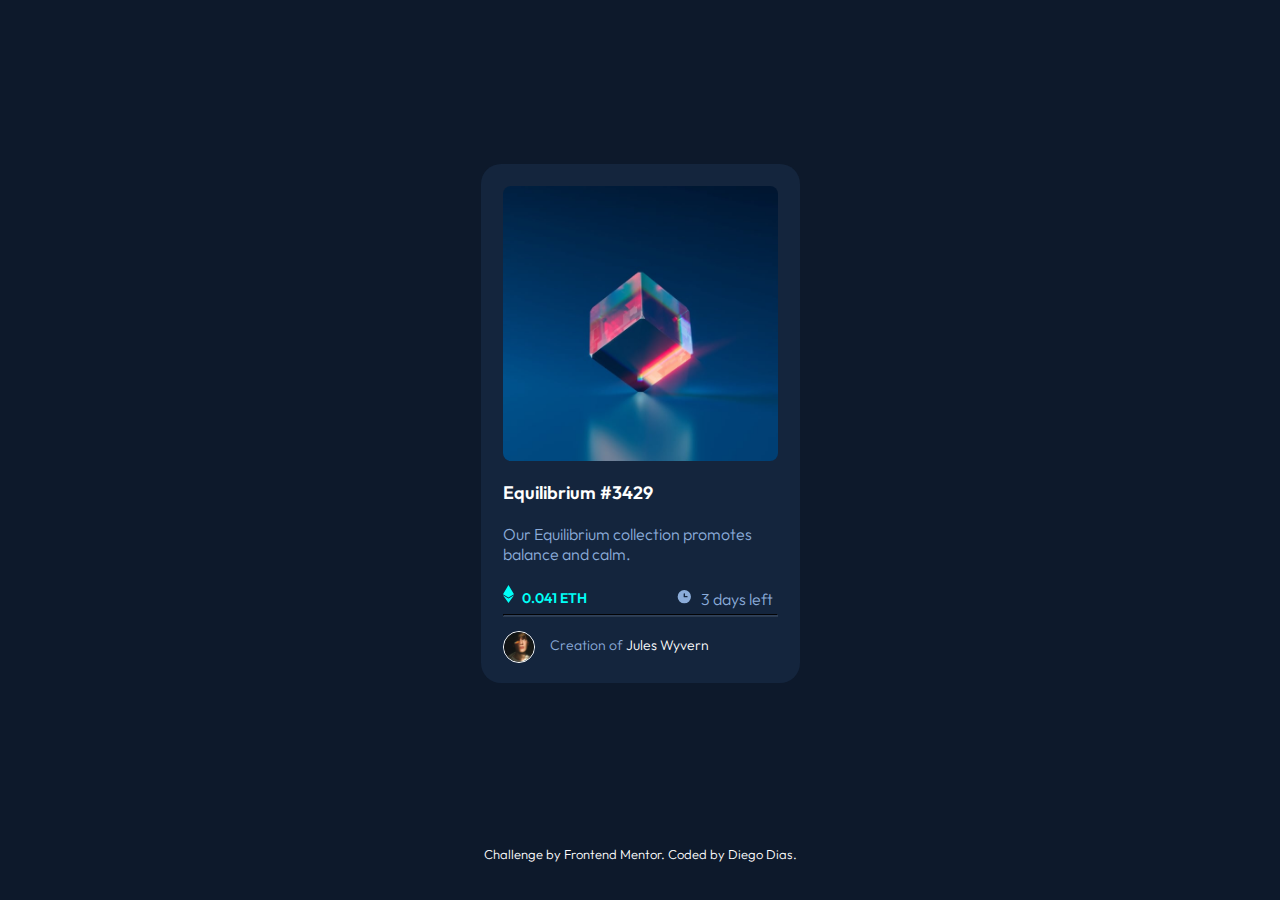
<file: nft-preview-card/index.html>
<!DOCTYPE html>
<html lang="en">
<head>
    <meta charset="UTF-8">
    <meta http-equiv="X-UA-Compatible" content="IE=edge">
    <meta name="viewport" content="width=device-width, initial-scale=1.0">
    <title>NFT Preview Card</title>
    <link rel="shortcut icon" href="images/favicon-32x32.png" type="image/x-icon">
    <link rel="stylesheet" href="style/style.css">
</head>
<body>
    <main>
        <div class="container">
            <div id="card">
                <div class="nft">
                    <div class="viewicon">
                        <img src="images/icon-view.svg" alt="">
                    </div>
                </div>
                <h1><a href="#">Equilibrium #3429</a></h1>
                <p class="descrition">Our Equilibrium collection promotes balance and calm.</p>
                <div class="values">
                    <div class="ethereum">
                        <img src="images/icon-ethereum.svg" alt="Ethereum">
                        <p>0.041 ETH</p>
                    </div>
                    <div class="daysleft">
                        <img src="images/icon-clock.svg" alt="Clock">
                        <p>3 days left</p>
                    </div>
                </div>
                <hr>
                <div class="author">
                    <img src="images/image-avatar.png" alt="Jules Wyvern">
                    <p>Creation  of <a href="#">Jules Wyvern</a></p>
                </div>
            </div>
        </div>
    </main>
    <footer>
        <p>Challenge by <a href="https://www.frontendmentor.io/" rel="external" target="_blank">Frontend Mentor</a>. Coded by <a href="https://github.com/diegoalxdias" rel="external" target="_blank">Diego Dias</a>.</p>
    </footer> 
</body>
</html>
</file>
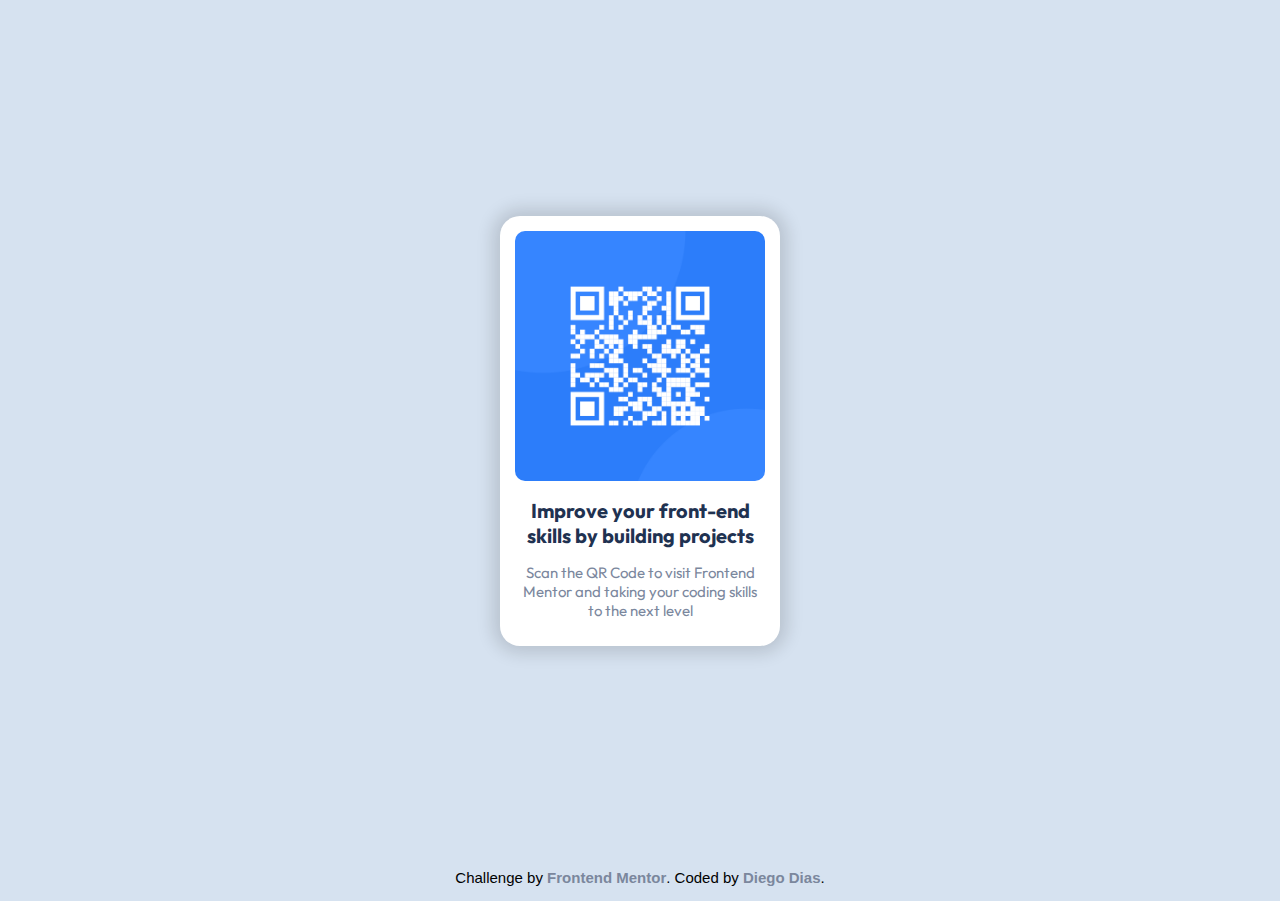
<file: qr-corde-frontendmentor/index.html>
<!DOCTYPE html>
<html lang="en">
<head>
    <meta charset="UTF-8">
    <meta http-equiv="X-UA-Compatible" content="IE=edge">
    <meta name="viewport" content="width=device-width, initial-scale=1.0">
    <title>Document</title>
    <link rel="shortcut icon" href="images/favicon-32x32.png" type="image/x-icon">
    <style>
        @import url('https://fonts.googleapis.com/css2?family=Outfit:wght@400;700&display=swap');

        body {
            background-color:hsl(212, 45%, 89%);
            font-family: Arial, Helvetica, sans-serif;
        }
        
        div {
            position: relative;
            height: 94vh;
        }

        div#qrcode {
            background-color: hsl(0, 0%, 100%);
            width: 250px;
            padding: 15px;
            border-radius: 20px;
            position: absolute;
            bottom: 0;
            right: 0;
            left: 0;
            top: 0;
            height: 400px;
            margin: auto;
            font-family: 'Outfit', sans-serif;
            font-size: 15px;
            text-align: center;
            box-shadow: 0px 0px 17px 7px rgb(0 0 0 / 14%);
        }

        img {
            width: 250px;
            border-radius: 10px;
        }

        h1 {
            font-weight: 700;
            font-size: 20px;
            color: hsl(218, 44%, 22%);
        }

        p {
            font-weight: 400;
            color: hsl(220, 15%, 55%);
            font-size: 15px;
        }

        a {
            text-decoration: none;
            font-weight: bold;
            color: hsl(220, 15%, 55%);
        }

        a:hover {
            text-decoration: underline;
        }

        footer {
            text-align: center;
        }

        footer > p {
            color: black;
        }

    </style>
</head>
<body>
    <main>
        <div>
            <div id="qrcode">
                <img src="images/image-qr-code.png" alt="QR Code">
                <h1>Improve your front-end skills by building projects</h1>
                <p>Scan the QR Code to visit Frontend Mentor and taking your coding skills to the next level</p>
            </div>
        </div>
    </main>
    <footer>
        <p>Challenge by <a href="https://www.frontendmentor.io/" rel="external" target="_blank">Frontend Mentor</a>. Coded by <a href="https://github.com/diegoalxdias" rel="external" target="_blank">Diego Dias</a>.</p>
    </footer>
</body>
</html>
</file>
<file: nft-preview-card/style/style.css>
@charset "UTF-8";

    @import url('https://fonts.googleapis.com/css2?family=Outfit:wght@300;400;600&display=swap');
       
    * {
        padding: 0px;
         margin: 0px;
    }

    body {
        background-color: hsl(217, 54%, 11%);
        font-family: 'Outfit', sans-serif;
    }

    main a {
        color: hsl(0, 0%, 100%);
        text-decoration: none;
    }

    main a:hover {
        color: hsl(178, 100%, 50%);
        transition: 0.3s;
    }

    div.container {
        position: relative;
        height: 94vh;
    }

    div#card {
        position: absolute;
        bottom: 0;
        right: 0;
        left: 0;
        top: 0;
        background-color: hsl(216, 50%, 16%);
        max-height: 475px;
        max-width: 275px;
        margin: auto;
        padding: 22px;
        border-radius: 20px;
    }
        
    div#card h1 {
        font-weight: 600;
        font-size: 18px;
        margin: 20px 0px 20px 0px;
    }
    
    div.nft {
        position: relative;
        background-image: url(../images/image-equilibrium.jpg);
        height: 275px;
        width: 100%;
        background-size: cover;
        border-radius: 8px;
    }

    div.viewicon {
        position: relative;
        opacity: 0%;
        height: 275px;
        width: 275px;
        border-radius: 8px;
    
    }
        
    div.viewicon > img {
        position: absolute;
        top: 50%;
        left: 50%;
        transform: translate(-50%, -50%);
    }

    div.viewicon:hover {
        transition: 0.3s;
        opacity: 100%;
        background-color: hsla(178, 100%, 50%, 0.63);
    }

    p.descrition, p.author, div.daysleft > p {
        font-weight: 300;
        color: hsl(215, 51%, 70%);
        padding-bottom: 20px;
    }
    
    div.values {
        display: flex;
        justify-content: space-between;
        
    }
    
    div.ethereum {
        color: hsl(178, 100%, 50%);
        font-weight: 600;
        font-size: 14px;
    }

    div.ethereum > p, div.daysleft > p{
        padding: 5px;
    }

    div.ethereum > p, div.daysleft > p {
        display: inline-block;
    }

    hr {
        border-color: hsl(215, 32%, 27%);
        box-shadow: 0px 1px 0px 0px rgba(255, 255, 255, 0.103) ;
    }

    div.author {
        display: flex;
        justify-content: flex-start;
    }
    
    div.author > img {
        border: 1px solid white;
        border-radius: 80px;
        height: 30px;
        margin-top: 15px;
    }

    div.author > p {
        margin: 20px 0px 0px 15px;
        font-weight: 300;
        color: hsl(215, 51%, 70%);
        font-size: 14px;
    }

    footer {
        text-align: center;
        color: white;
        font-weight: 300;
        font-size: 13px;
    }

    footer a {
        color: white;
        text-decoration: none;
    }

    footer a:hover {
        font-weight: bold;
        color: hsl(178, 100%, 50%);
    }
</file>
